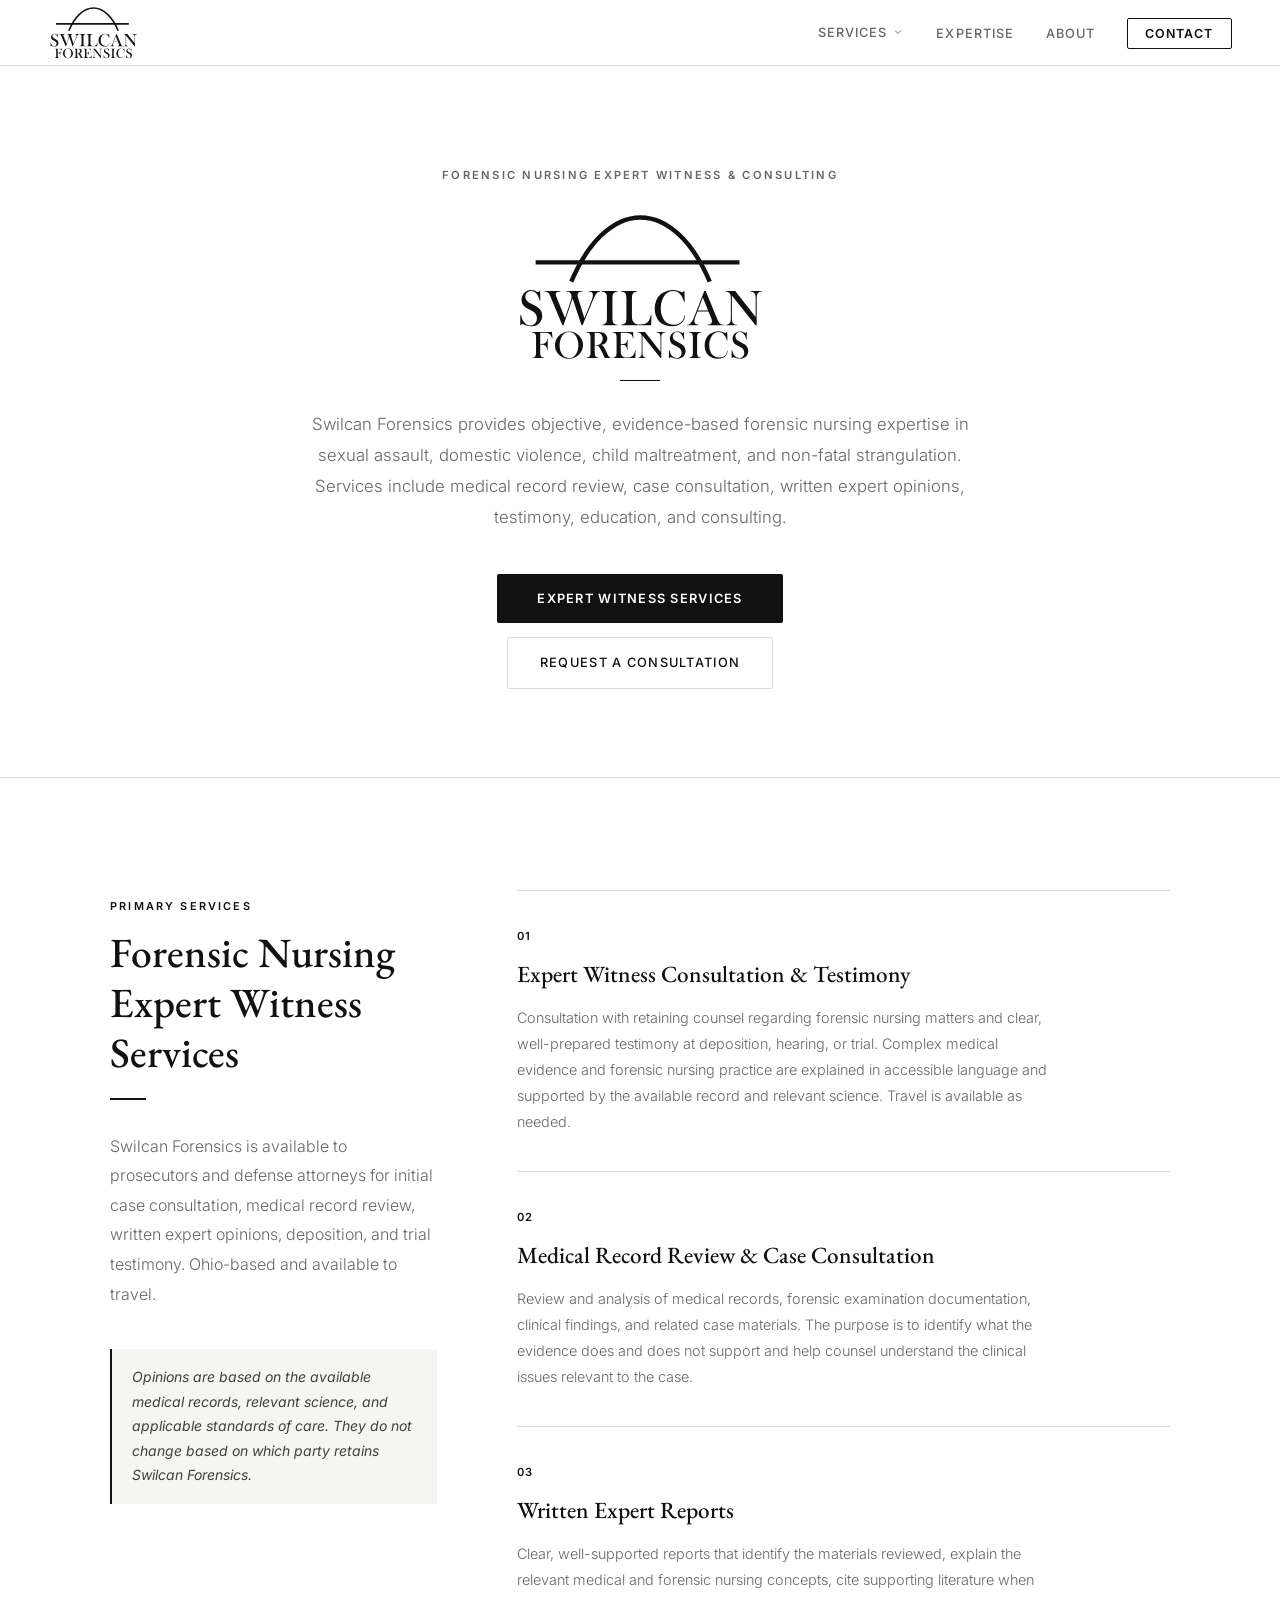
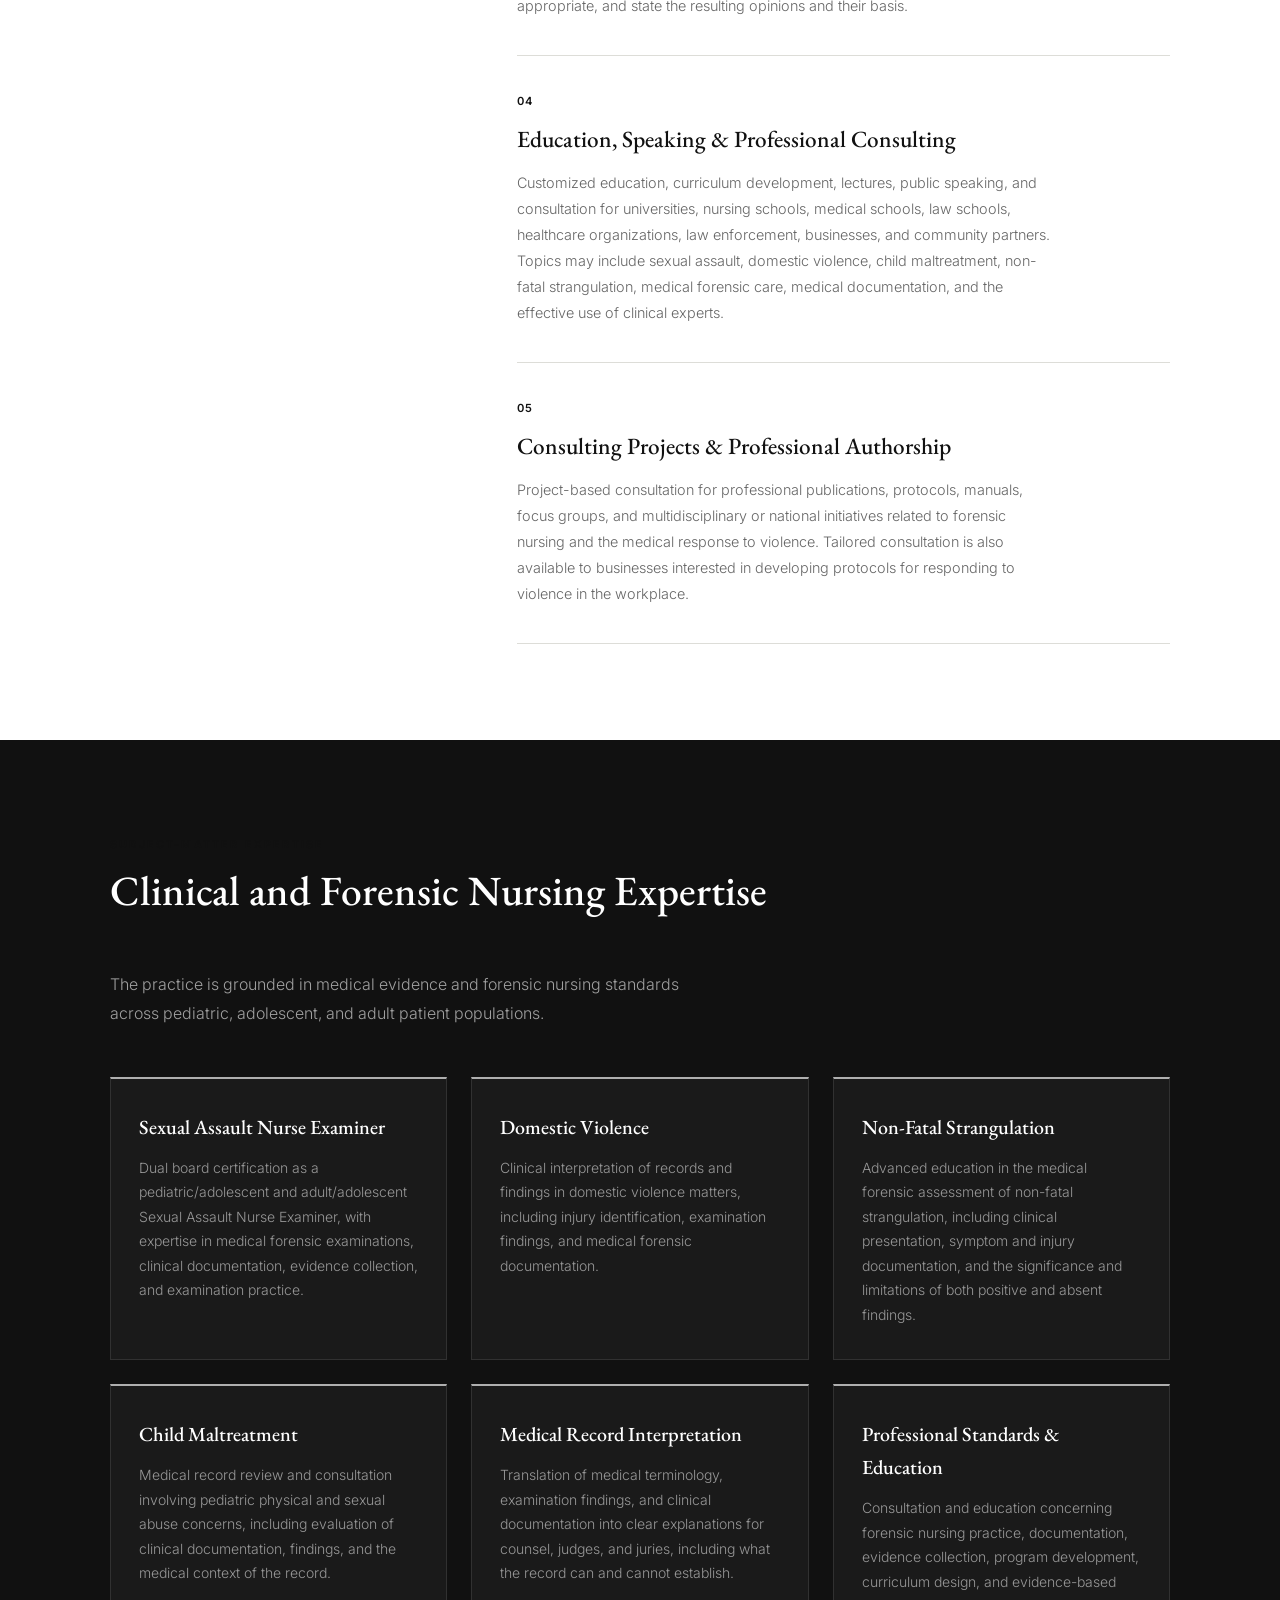
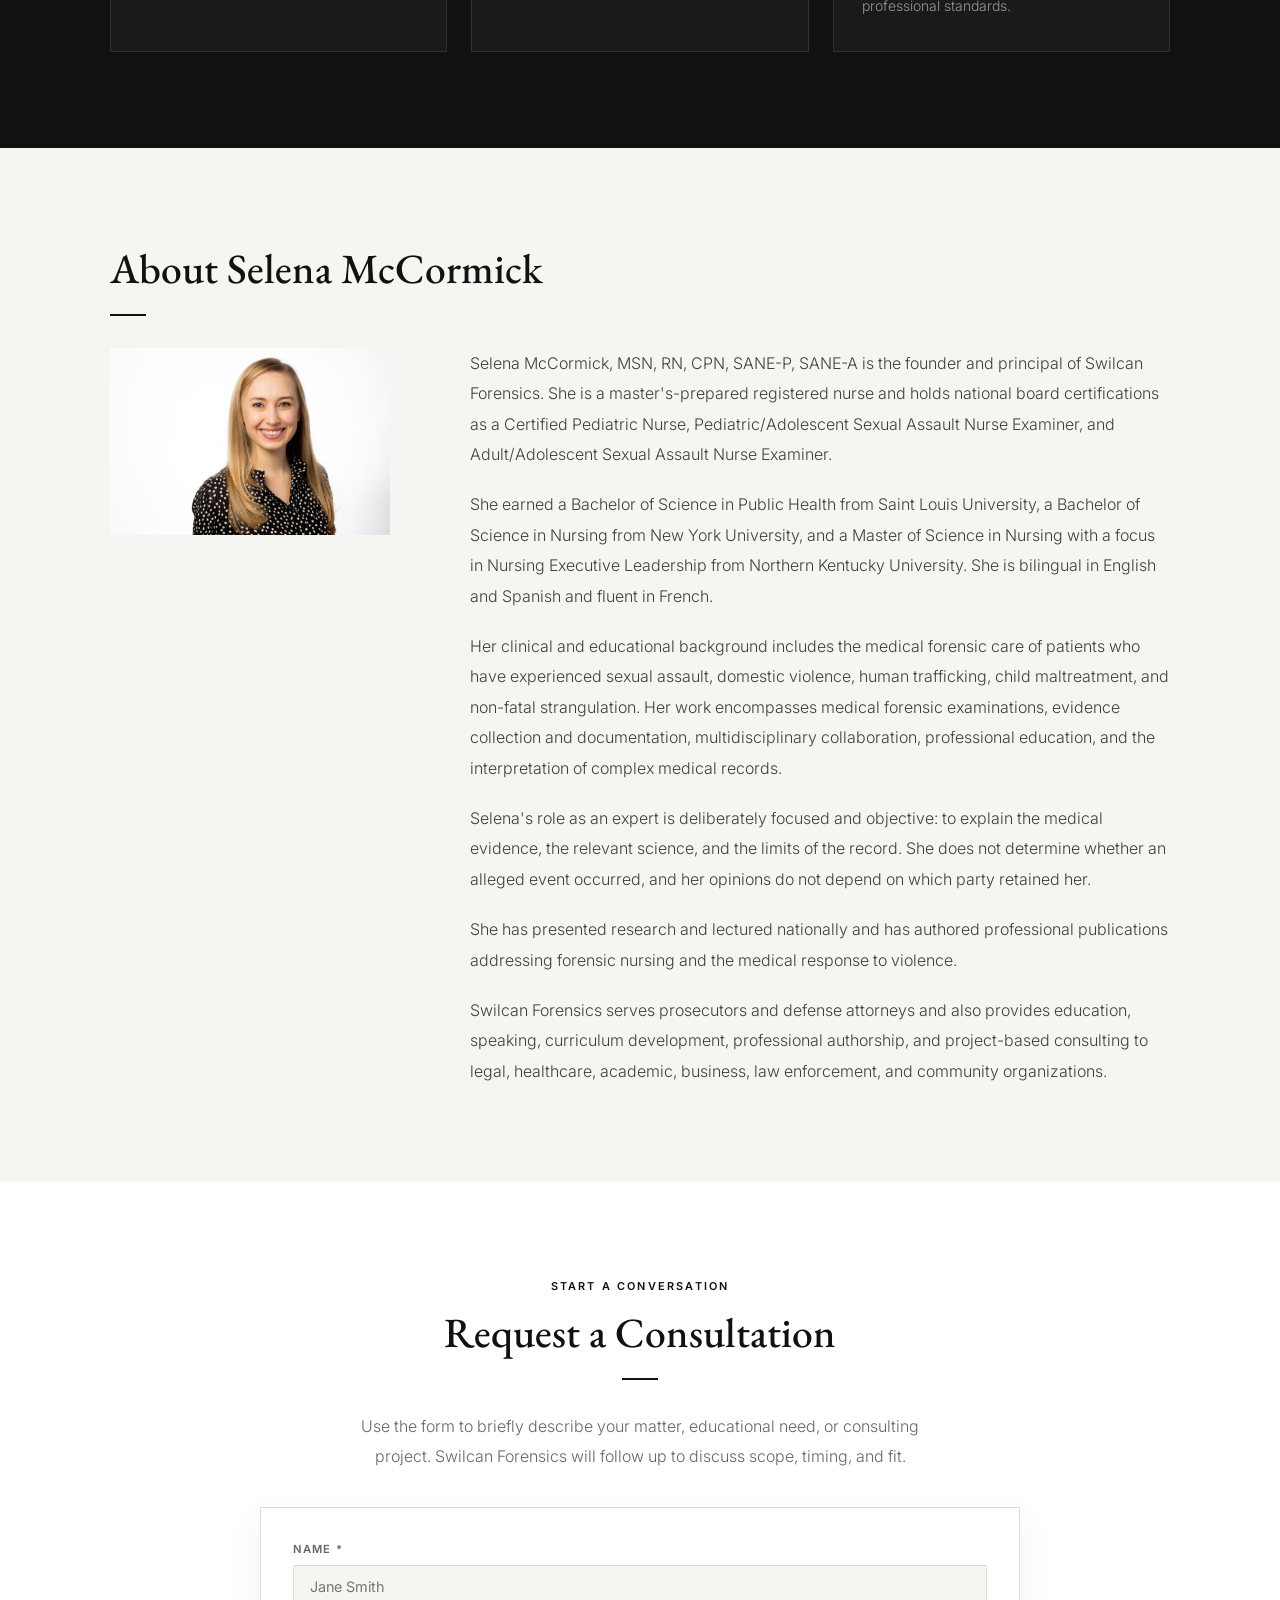
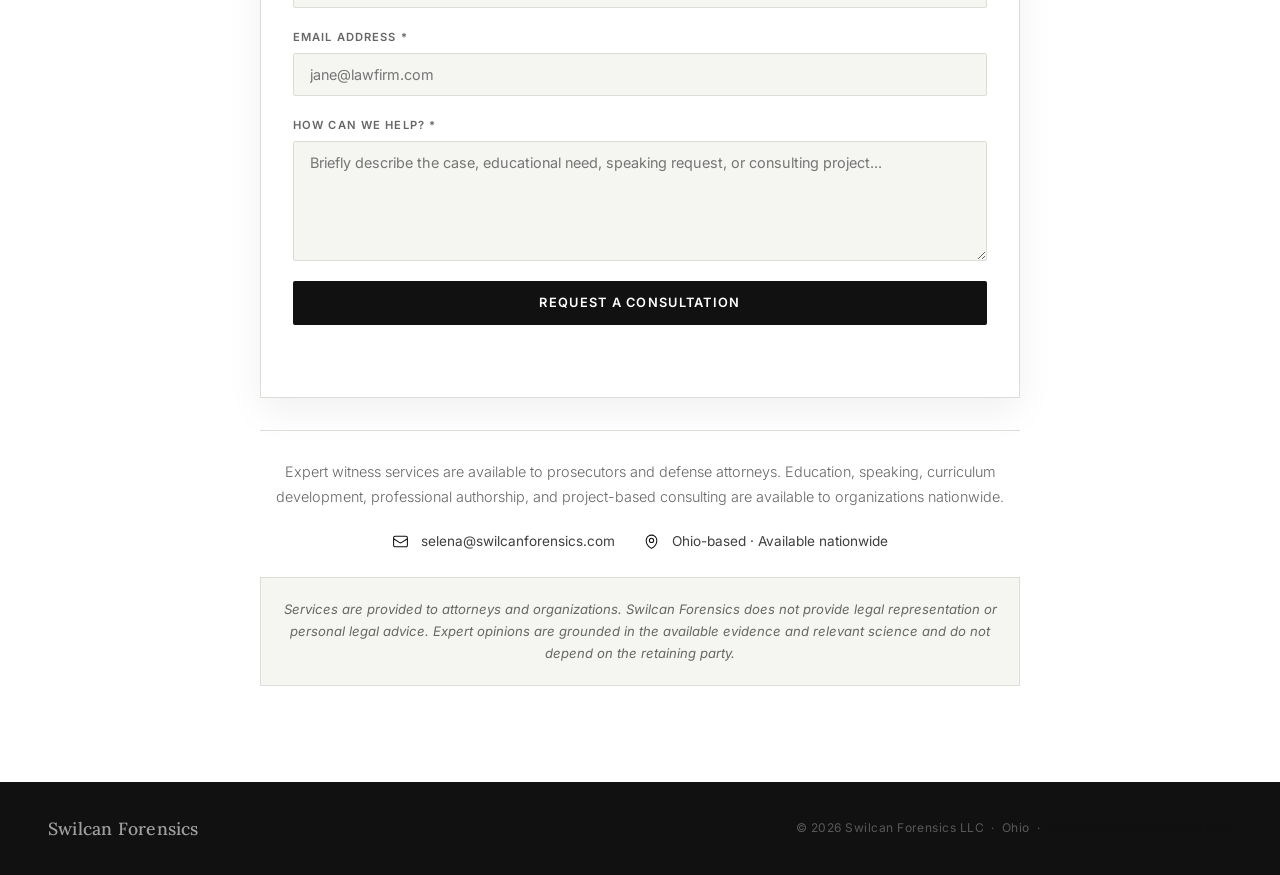
<file: index.html>
<!DOCTYPE html>
<html lang="en">
<head>
  <meta charset="UTF-8" />
  <meta name="viewport" content="width=device-width, initial-scale=1.0" />
  <title>Swilcan Forensics | Forensic Nursing Expert Witness</title>
  <meta name="description" content="Objective, evidence-based forensic nursing expertise for medical record review, case consultation, written opinions, testimony, education, and consulting." />
  <link href="https://fonts.googleapis.com/css2?family=EB+Garamond:ital,wght@0,400;0,500;0,600;1,400&family=Inter:wght@300;400;500;600&family=Lora:wght@500;600&display=swap" rel="stylesheet" />
  <style>
    *, *::before, *::after { box-sizing: border-box; margin: 0; padding: 0; }

    :root {
      --navy:      #111111;
      --slate:     #343434;
      --gold:      #111111;
      --gold-lt:   #343434;
      --ivory:     #F5F5F2;
      --text:      #111111;
      --text-mid:  #3F3F3F;
      --text-muted:#666666;
      --divider:   #DDDDD8;
    }

    html { scroll-behavior: smooth; }

    body {
      font-family: 'Inter', sans-serif;
      color: var(--text);
      background: #fff;
      line-height: 1.65;
      font-size: 16px;
    }

    /* ── NAV ─────────────────────────────────────── */
    nav {
      position: fixed; top: 0; left: 0; right: 0;
      z-index: 100;
      background: rgba(255,255,255,0.97);
      backdrop-filter: blur(8px);
      border-bottom: 1px solid var(--divider);
      height: 66px;
      display: flex; align-items: center; justify-content: space-between;
      padding: 0 3rem;
    }

    .nav-logo {
      display: flex; align-items: center; gap: 0.75rem;
      text-decoration: none;
    }

    .nav-logo-image {
      display: block;
      width: auto;
      height: 54px;
    }

    .nav-logo-mark svg { display: block; }

    .nav-logo-text {
      font-family: 'EB Garamond', serif;
      font-size: 1.25rem;
      font-weight: 500;
      color: var(--navy);
      letter-spacing: 0.04em;
      line-height: 1.2;
    }

    .nav-logo-text span {
      display: block;
      font-size: 0.65rem;
      font-family: 'Inter', sans-serif;
      font-weight: 500;
      letter-spacing: 0.16em;
      text-transform: uppercase;
      color: var(--gold);
      margin-top: 1px;
    }

    .nav-links {
      display: flex; align-items: center; gap: 2rem;
      list-style: none;
    }

    .nav-links a,
    .nav-dropdown-trigger {
      text-decoration: none;
      font-size: 0.8rem; font-weight: 500;
      letter-spacing: 0.08em;
      text-transform: uppercase;
      color: var(--text-muted);
      transition: color 0.2s;
    }

    .nav-links a:hover,
    .nav-dropdown-trigger:hover { color: var(--navy); }

    .nav-item-dropdown { position: relative; }

    .nav-dropdown-trigger {
      display: flex; align-items: center; gap: 0.35rem;
      border: 0; background: transparent;
      font-family: 'Inter', sans-serif;
      cursor: pointer; padding: 0;
    }

    .nav-dropdown-trigger svg {
      width: 12px; height: 12px;
      transition: transform 0.2s;
    }

    .nav-dropdown {
      position: absolute;
      top: calc(100% + 1rem);
      left: -1.25rem;
      min-width: 230px;
      padding: 0.55rem;
      background: #fff;
      border: 1px solid var(--divider);
      box-shadow: 0 12px 30px rgba(0,0,0,0.1);
      list-style: none;
      opacity: 0;
      visibility: hidden;
      transform: translateY(-6px);
      transition: opacity 0.2s, transform 0.2s, visibility 0.2s;
    }

    .nav-dropdown a {
      display: block;
      padding: 0.7rem 0.8rem;
      font-size: 0.72rem;
      line-height: 1.35;
    }

    .nav-dropdown a:hover { background: var(--ivory); }

    .nav-item-dropdown:hover .nav-dropdown,
    .nav-item-dropdown:focus-within .nav-dropdown,
    .nav-item-dropdown.open .nav-dropdown {
      opacity: 1;
      visibility: visible;
      transform: translateY(0);
    }

    .nav-item-dropdown.open .nav-dropdown-trigger svg {
      transform: rotate(180deg);
    }

    .nav-toggle {
      display: none;
      width: 42px; height: 42px;
      align-items: center; justify-content: center;
      border: 1px solid var(--divider);
      background: #fff;
      color: var(--navy);
      cursor: pointer;
    }

    .nav-toggle svg { width: 20px; height: 20px; }

    .nav-cta {
      font-size: 0.78rem !important;
      font-weight: 600 !important;
      color: var(--gold) !important;
      border: 1.5px solid var(--gold);
      padding: 0.45rem 1.1rem;
      border-radius: 2px;
      transition: background 0.2s, color 0.2s !important;
    }

    .nav-cta:hover {
      background: var(--gold) !important;
      color: #fff !important;
    }

    /* ── HERO ────────────────────────────────────── */
    .hero {
      min-height: auto;
      background: #fff;
      display: flex; align-items: center; justify-content: center;
      padding: 10rem 3rem 5.5rem;
      position: relative;
      overflow: hidden;
      border-bottom: 1px solid var(--divider);
    }

    .hero-texture {
      position: absolute; inset: 0;
      background-image:
        repeating-linear-gradient(
          0deg,
          transparent,
          transparent 80px,
          rgba(255,255,255,0.015) 80px,
          rgba(255,255,255,0.015) 81px
        ),
        repeating-linear-gradient(
          90deg,
          transparent,
          transparent 80px,
          rgba(255,255,255,0.015) 80px,
          rgba(255,255,255,0.015) 81px
        );
    }

    .hero-gold-line {
      position: absolute; bottom: 0; left: 0; right: 0;
      height: 3px;
      background: linear-gradient(90deg, transparent, rgba(255,255,255,0.45), transparent);
    }

    .hero-content {
      position: relative;
      max-width: 820px;
      text-align: center;
    }

    .hero-eyebrow {
      display: inline-block;
      font-size: 0.7rem; font-weight: 600;
      letter-spacing: 0.2em;
      text-transform: uppercase;
      color: var(--text-muted);
      margin-bottom: 1.75rem;
    }

    .hero-brand-logo {
      display: block;
      width: clamp(190px, 24vw, 255px);
      height: auto;
      margin: 0 auto 1rem;
    }

    .hero h1 {
      position: absolute;
      width: 1px;
      height: 1px;
      padding: 0;
      margin-bottom: 1rem;
      overflow: hidden;
      clip: rect(0, 0, 0, 0);
      white-space: nowrap;
      border: 0;
    }

    .hero-tagline {
      font-family: 'EB Garamond', serif;
      font-size: 1.3rem;
      font-style: italic;
      color: rgba(255,255,255,0.55);
      margin-bottom: 1.75rem;
    }

    .hero-divider {
      width: 40px; height: 1px;
      background: var(--navy);
      margin: 0 auto 1.75rem;
    }

    .hero p {
      font-size: 1.05rem; font-weight: 300;
      color: var(--text-muted);
      max-width: 700px; margin: 0 auto 2.5rem;
      line-height: 1.85;
    }

    .hero-cta {
      display: inline-block;
      padding: 0.9rem 2.5rem;
      background: var(--navy);
      color: #fff;
      text-decoration: none;
      font-size: 0.8rem; font-weight: 600;
      letter-spacing: 0.1em;
      text-transform: uppercase;
      border-radius: 2px;
      transition: background 0.2s, transform 0.2s;
    }

    .hero-cta:hover { background: var(--slate); transform: translateY(-2px); }

    .hero-actions {
      display: flex;
      flex-direction: column;
      align-items: center;
      justify-content: center;
      gap: 0.85rem;
    }

    .hero-cta-ghost {
      display: inline-block;
      padding: 0.9rem 2rem;
      color: var(--navy);
      text-decoration: none;
      font-size: 0.8rem; font-weight: 500;
      letter-spacing: 0.1em;
      text-transform: uppercase;
      border: 1px solid var(--divider);
      border-radius: 2px;
      transition: border-color 0.2s, color 0.2s;
    }

    .hero-cta-ghost:hover {
      border-color: var(--navy);
      color: var(--navy);
    }

    /* ── CREDENTIAL BAR ──────────────────────────── */
    .cred-bar {
      background: var(--ivory);
      border-top: 1px solid var(--divider);
      border-bottom: 1px solid var(--divider);
      padding: 1.25rem 3rem;
    }

    .cred-bar-inner {
      max-width: 1060px; margin: 0 auto;
      display: grid;
      grid-template-columns: repeat(8, minmax(0, 1fr));
      gap: 0.75rem;
    }

    .cred-item {
      display: flex; align-items: center; justify-content: center; gap: 0.55rem;
      font-size: 0.78rem; font-weight: 500;
      color: var(--slate);
      letter-spacing: 0.025em;
      line-height: 1.45;
      text-align: center;
      min-height: 54px;
      padding: 0.7rem 0.85rem;
      background: #fff;
      border: 1px solid var(--divider);
      grid-column: span 2;
    }

    .cred-item:nth-child(5) { grid-column: 2 / span 2; }

    .cred-dot {
      width: 5px; height: 5px;
      border-radius: 50%;
      background: var(--gold);
      flex-shrink: 0;
    }

    .cred-sep {
      display: none;
    }

    /* ── SECTIONS ────────────────────────────────── */
    section { padding: 6rem 3rem; }

    .container { max-width: 1060px; margin: 0 auto; }

    .section-label {
      font-size: 0.68rem; font-weight: 600;
      letter-spacing: 0.2em; text-transform: uppercase;
      color: var(--gold); margin-bottom: 0.75rem;
    }

    .section-title {
      font-family: 'EB Garamond', serif;
      font-size: clamp(1.9rem, 3.5vw, 2.6rem);
      font-weight: 500; color: var(--navy);
      line-height: 1.2; margin-bottom: 1rem;
    }

    .section-body {
      font-size: 1rem; color: var(--text-muted);
      max-width: 600px; line-height: 1.85; font-weight: 300;
    }

    .rule {
      width: 36px; height: 2px;
      background: var(--gold);
      margin: 1.25rem 0 2rem;
    }

    /* ── SERVICES ────────────────────────────────── */
    #expert-witness { background: #fff; }

    section,
    .service-item { scroll-margin-top: 86px; }

    .services-layout {
      display: grid;
      grid-template-columns: 1fr 2fr;
      gap: 5rem;
      align-items: start;
      margin-top: 1rem;
    }

    .services-intro { padding-top: 0.5rem; }

    .services-intro .independence-block {
      margin-top: 2.5rem;
      border-left: 2px solid var(--gold);
      padding: 1rem 1.25rem;
      background: var(--ivory);
    }

    .services-intro .independence-block p {
      font-size: 0.875rem;
      font-style: italic;
      color: var(--text-mid);
      line-height: 1.75;
    }

    .service-list { display: flex; flex-direction: column; gap: 0; }

    .service-item {
      border-top: 1px solid var(--divider);
      padding: 2.25rem 0;
    }

    .service-item:last-child { border-bottom: 1px solid var(--divider); }

    .service-num {
      font-size: 0.7rem; font-weight: 600;
      letter-spacing: 0.12em;
      color: var(--gold);
      margin-bottom: 0.6rem;
    }

    .service-item h3 {
      font-family: 'EB Garamond', serif;
      font-size: 1.45rem; font-weight: 500;
      color: var(--navy);
      margin-bottom: 0.75rem;
    }

    .service-item p {
      font-size: 0.9rem;
      color: var(--text-muted);
      line-height: 1.8; font-weight: 300;
      max-width: 540px;
    }

    /* ── EXPERTISE ───────────────────────────────── */
    #expertise { background: var(--navy); }

    #expertise .section-title { color: #fff; }
    #expertise .section-body { color: rgba(255,255,255,0.6); }

    .expertise-grid {
      display: grid;
      grid-template-columns: repeat(3, 1fr);
      gap: 1.5rem;
      margin-top: 3rem;
    }

    .expertise-card {
      background: rgba(255,255,255,0.04);
      border: 1px solid rgba(255,255,255,0.1);
      border-top: 2px solid rgba(255,255,255,0.65);
      padding: 2rem 1.75rem;
    }

    .expertise-card h3 {
      font-family: 'EB Garamond', serif;
      font-size: 1.25rem; font-weight: 500;
      color: #fff; margin-bottom: 0.75rem;
    }

    .expertise-card p {
      font-size: 0.875rem;
      color: rgba(255,255,255,0.55);
      line-height: 1.75; font-weight: 300;
    }

    /* ── ABOUT ───────────────────────────────────── */
    #about { background: var(--ivory); }

    .about-grid {
      display: grid;
      grid-template-columns: 280px 1fr;
      gap: 5rem;
      align-items: start;
    }

    .about-sidebar {}

    .photo-frame {
      width: 100%;
      margin-bottom: 1.5rem;
      overflow: hidden;
    }

    .photo-frame img {
      width: 100%;
      display: block;
      object-fit: cover;
    }

    .about-body p {
      font-size: 1rem; color: var(--text-mid);
      line-height: 1.9; font-weight: 300;
      margin-bottom: 1.25rem;
    }

    .about-body p:last-child { margin-bottom: 0; }

    /* ── CONTACT ─────────────────────────────────── */
    #contact { background: #fff; }

    .contact-container { max-width: 760px; }

    .contact-header {
      text-align: center;
      margin-bottom: 2.25rem;
    }

    .contact-header .section-body { margin: 0 auto; }
    .contact-header .rule { margin-left: auto; margin-right: auto; }

    .contact-after {
      margin-top: 2rem;
      padding-top: 1.75rem;
      border-top: 1px solid var(--divider);
    }

    .contact-after > p {
      font-size: 0.9rem; color: var(--text-muted);
      line-height: 1.8; font-weight: 300;
      text-align: center;
      margin-bottom: 1.25rem;
    }

    .contact-details {
      display: flex;
      justify-content: center;
      align-items: center;
      gap: 1.75rem;
      flex-wrap: wrap;
    }

    .contact-detail {
      display: flex; align-items: center; gap: 0.75rem;
      font-size: 0.85rem; color: var(--text-mid);
    }

    .contact-detail svg { color: var(--gold); flex-shrink: 0; }

    .contact-note {
      margin: 1.5rem auto 0;
      padding: 1.25rem;
      border: 1px solid var(--divider);
      background: var(--ivory);
      font-size: 0.82rem;
      color: var(--text-muted);
      line-height: 1.7;
      font-style: italic;
      text-align: center;
    }

    /* FORM */
    .contact-form {
      display: flex; flex-direction: column; gap: 1.25rem;
      padding: 2rem;
      background: #fff;
      border: 1px solid var(--divider);
      box-shadow: 0 14px 36px rgba(0,0,0,0.06);
    }

    .form-row { display: grid; grid-template-columns: 1fr 1fr; gap: 1.25rem; }

    .form-group { display: flex; flex-direction: column; gap: 0.4rem; }

    .form-group label {
      font-size: 0.7rem; font-weight: 600;
      letter-spacing: 0.1em; text-transform: uppercase;
      color: var(--text-muted);
    }

    .form-group input,
    .form-group select,
    .form-group textarea {
      background: var(--ivory);
      border: 1px solid var(--divider);
      border-radius: 2px;
      padding: 0.75rem 1rem;
      color: var(--text);
      font-family: 'Inter', sans-serif;
      font-size: 0.9rem;
      transition: border-color 0.2s;
      outline: none;
    }

    .form-group input:focus,
    .form-group select:focus,
    .form-group textarea:focus {
      border-color: var(--gold);
      background: #fff;
    }

    .form-group textarea { resize: vertical; min-height: 120px; }

    .btn-submit {
      background: var(--navy);
      color: #fff;
      border: none;
      padding: 0.9rem 2rem;
      font-family: 'Inter', sans-serif;
      font-size: 0.8rem; font-weight: 600;
      letter-spacing: 0.1em; text-transform: uppercase;
      border-radius: 2px;
      cursor: pointer;
      transition: background 0.2s;
      width: 100%;
    }

    .btn-submit:hover { background: var(--slate); }

    .form-status {
      min-height: 1.25rem;
      font-size: 0.82rem;
      color: var(--text-mid);
      text-align: center;
    }

    /* ── FOOTER ──────────────────────────────────── */
    footer {
      background: var(--navy);
      padding: 2rem 3rem;
      display: flex;
      align-items: center;
      justify-content: space-between;
      flex-wrap: wrap;
      gap: 1rem;
    }

    .footer-logo {
      font-family: 'Lora', serif;
      font-size: 1.1rem; font-weight: 500;
      color: rgba(255,255,255,0.6);
      letter-spacing: 0.012em;
    }

    footer p {
      font-size: 0.75rem;
      color: rgba(255,255,255,0.3);
      letter-spacing: 0.04em;
    }

    footer a { color: var(--gold); text-decoration: none; }

    /* ── RESPONSIVE ──────────────────────────────── */
    @media (max-width: 900px) {
      nav { padding: 0 1.5rem; }
      section { padding: 3.5rem 1.5rem; }
      .services-layout, .about-grid { grid-template-columns: 1fr; gap: 2rem; }
      .expertise-grid { grid-template-columns: 1fr; gap: 1rem; margin-top: 2rem; }
      .form-row { grid-template-columns: 1fr; }
      .nav-toggle { display: flex; }
      .nav-links {
        display: none;
        position: absolute;
        top: 66px; left: 0; right: 0;
        padding: 1rem 1.5rem 1.5rem;
        background: #fff;
        border-bottom: 1px solid var(--divider);
        box-shadow: 0 12px 26px rgba(0,0,0,0.08);
        flex-direction: column;
        align-items: stretch;
        gap: 0;
      }
      .nav-links.open { display: flex; }
      .nav-links > li { border-bottom: 1px solid var(--divider); }
      .nav-links > li:last-child { border-bottom: 0; padding-top: 0.75rem; }
      .nav-links > li > a,
      .nav-dropdown-trigger {
        display: flex;
        width: 100%;
        padding: 0.9rem 0;
        justify-content: space-between;
      }
      .nav-dropdown {
        position: static;
        min-width: 0;
        display: none;
        padding: 0 0 0.65rem 0.75rem;
        border: 0;
        box-shadow: none;
        opacity: 1;
        visibility: visible;
        transform: none;
      }
      .nav-item-dropdown:hover .nav-dropdown,
      .nav-item-dropdown:focus-within .nav-dropdown { display: none; }
      .nav-item-dropdown.open .nav-dropdown { display: block; }
      .nav-cta { justify-content: center !important; }
      .contact-form { padding: 1.5rem; }
    }

    @media (max-width: 520px) {
      section { padding: 3rem 1.25rem; }
      .hero { padding: 7.5rem 1.25rem 3.5rem; }
      .services-layout { margin-top: 0; }
      .services-intro .independence-block { margin-top: 1.5rem; }
      .service-item { padding: 1.75rem 0; }
      .expertise-card { padding: 1.5rem 1.25rem; }
      .about-body p { line-height: 1.75; margin-bottom: 1rem; }
      .contact-header { margin-bottom: 1.5rem; }
      .contact-after { margin-top: 1.5rem; padding-top: 1.5rem; }
      .contact-details { align-items: flex-start; flex-direction: column; gap: 0.85rem; }
      .contact-form { padding: 1.25rem; }
    }
  </style>
</head>
<body>

<!-- NAV -->
<nav>
  <a href="#" class="nav-logo" aria-label="Swilcan Forensics home">
    <img class="nav-logo-image" src="swilcan-logo.svg" alt="Swilcan Forensics" />
  </a>
  <button class="nav-toggle" type="button" aria-label="Open navigation" aria-expanded="false">
    <svg viewBox="0 0 24 24" fill="none" stroke="currentColor" stroke-width="1.75" aria-hidden="true">
      <path d="M4 7h16M4 12h16M4 17h16" />
    </svg>
  </button>
  <ul class="nav-links" id="primary-navigation">
    <li class="nav-item-dropdown">
      <button class="nav-dropdown-trigger" type="button" aria-expanded="false">
        Services
        <svg viewBox="0 0 20 20" fill="none" stroke="currentColor" stroke-width="1.5" aria-hidden="true">
          <path d="m5 7.5 5 5 5-5" />
        </svg>
      </button>
      <ul class="nav-dropdown">
        <li><a href="#expert-witness">Expert Witness</a></li>
        <li><a href="#consultation">Consultation</a></li>
        <li><a href="#education">Education &amp; Speaking</a></li>
        <li><a href="#consulting-projects">Consulting Projects</a></li>
      </ul>
    </li>
    <li><a href="#expertise">Expertise</a></li>
    <li><a href="#about">About</a></li>
    <li><a href="#contact" class="nav-cta">Contact</a></li>
  </ul>
</nav>

<!-- HERO -->
<section class="hero">
  <div class="hero-content">
    <span class="hero-eyebrow">Forensic Nursing Expert Witness &amp; Consulting</span>
    <h1>Swilcan Forensics</h1>
    <img class="hero-brand-logo" src="swilcan-logo.svg" alt="" aria-hidden="true" />
    <div class="hero-divider"></div>
    <p>Swilcan Forensics provides objective, evidence-based forensic nursing expertise in sexual assault, domestic violence, child maltreatment, and non-fatal strangulation. Services include medical record review, case consultation, written expert opinions, testimony, education, and consulting.</p>
    <div class="hero-actions">
      <a href="#expert-witness" class="hero-cta">Expert Witness Services</a>
      <a href="#contact" class="hero-cta-ghost">Request a Consultation</a>
    </div>
  </div>
</section>

<!-- SERVICES -->
<section id="expert-witness">
  <div class="container">
    <div class="services-layout">
      <div class="services-intro">
        <p class="section-label">Primary Services</p>
        <h2 class="section-title">Forensic Nursing Expert Witness Services</h2>
        <div class="rule"></div>
        <p class="section-body">Swilcan Forensics is available to prosecutors and defense attorneys for initial case consultation, medical record review, written expert opinions, deposition, and trial testimony. Ohio-based and available to travel.</p>
        <div class="independence-block">
          <p>Opinions are based on the available medical records, relevant science, and applicable standards of care. They do not change based on which party retains Swilcan Forensics.</p>
        </div>
      </div>
      <div class="service-list">
        <div class="service-item">
          <div class="service-num">01</div>
          <h3>Expert Witness Consultation &amp; Testimony</h3>
          <p>Consultation with retaining counsel regarding forensic nursing matters and clear, well-prepared testimony at deposition, hearing, or trial. Complex medical evidence and forensic nursing practice are explained in accessible language and supported by the available record and relevant science. Travel is available as needed.</p>
        </div>
        <div class="service-item" id="consultation">
          <div class="service-num">02</div>
          <h3>Medical Record Review &amp; Case Consultation</h3>
          <p>Review and analysis of medical records, forensic examination documentation, clinical findings, and related case materials. The purpose is to identify what the evidence does and does not support and help counsel understand the clinical issues relevant to the case.</p>
        </div>
        <div class="service-item">
          <div class="service-num">03</div>
          <h3>Written Expert Reports</h3>
          <p>Clear, well-supported reports that identify the materials reviewed, explain the relevant medical and forensic nursing concepts, cite supporting literature when appropriate, and state the resulting opinions and their basis.</p>
        </div>
        <div class="service-item" id="education">
          <div class="service-num">04</div>
          <h3>Education, Speaking &amp; Professional Consulting</h3>
          <p>Customized education, curriculum development, lectures, public speaking, and consultation for universities, nursing schools, medical schools, law schools, healthcare organizations, law enforcement, businesses, and community partners. Topics may include sexual assault, domestic violence, child maltreatment, non-fatal strangulation, medical forensic care, medical documentation, and the effective use of clinical experts.</p>
        </div>
        <div class="service-item" id="consulting-projects">
          <div class="service-num">05</div>
          <h3>Consulting Projects &amp; Professional Authorship</h3>
          <p>Project-based consultation for professional publications, protocols, manuals, focus groups, and multidisciplinary or national initiatives related to forensic nursing and the medical response to violence. Tailored consultation is also available to businesses interested in developing protocols for responding to violence in the workplace.</p>
        </div>
      </div>
    </div>
  </div>
</section>

<!-- EXPERTISE -->
<section id="expertise">
  <div class="container">
    <p class="section-label">Subject-Matter Expertise</p>
    <h2 class="section-title">Clinical and Forensic Nursing Expertise</h2>
    <div class="rule"></div>
    <p class="section-body">The practice is grounded in medical evidence and forensic nursing standards across pediatric, adolescent, and adult patient populations.</p>
    <div class="expertise-grid">
      <div class="expertise-card">
        <h3>Sexual Assault Nurse Examiner</h3>
        <p>Dual board certification as a pediatric/adolescent and adult/adolescent Sexual Assault Nurse Examiner, with expertise in medical forensic examinations, clinical documentation, evidence collection, and examination practice.</p>
      </div>
      <div class="expertise-card">
        <h3>Domestic Violence</h3>
        <p>Clinical interpretation of records and findings in domestic violence matters, including injury identification, examination findings, and medical forensic documentation.</p>
      </div>
      <div class="expertise-card">
        <h3>Non-Fatal Strangulation</h3>
        <p>Advanced education in the medical forensic assessment of non-fatal strangulation, including clinical presentation, symptom and injury documentation, and the significance and limitations of both positive and absent findings.</p>
      </div>
      <div class="expertise-card">
        <h3>Child Maltreatment</h3>
        <p>Medical record review and consultation involving pediatric physical and sexual abuse concerns, including evaluation of clinical documentation, findings, and the medical context of the record.</p>
      </div>
      <div class="expertise-card">
        <h3>Medical Record Interpretation</h3>
        <p>Translation of medical terminology, examination findings, and clinical documentation into clear explanations for counsel, judges, and juries, including what the record can and cannot establish.</p>
      </div>
      <div class="expertise-card">
        <h3>Professional Standards &amp; Education</h3>
        <p>Consultation and education concerning forensic nursing practice, documentation, evidence collection, program development, curriculum design, and evidence-based professional standards.</p>
      </div>
    </div>
  </div>
</section>

<!-- ABOUT -->
<section id="about">
  <div class="container">
    <h2 class="section-title">About Selena McCormick</h2>
    <div class="rule"></div>
    <div class="about-grid">
      <div class="about-sidebar">
        <div class="photo-frame">
          <img src="selena-headshot.png" alt="Selena McCormick, MSN, RN, CPN, SANE-P, SANE-A" />
        </div>
      </div>
      <div class="about-body">
        <p>Selena McCormick, MSN, RN, CPN, SANE-P, SANE-A is the founder and principal of Swilcan Forensics. She is a master's-prepared registered nurse and holds national board certifications as a Certified Pediatric Nurse, Pediatric/Adolescent Sexual Assault Nurse Examiner, and Adult/Adolescent Sexual Assault Nurse Examiner.</p>
        <p>She earned a Bachelor of Science in Public Health from Saint Louis University, a Bachelor of Science in Nursing from New York University, and a Master of Science in Nursing with a focus in Nursing Executive Leadership from Northern Kentucky University. She is bilingual in English and Spanish and fluent in French.</p>
        <p>Her clinical and educational background includes the medical forensic care of patients who have experienced sexual assault, domestic violence, human trafficking, child maltreatment, and non-fatal strangulation. Her work encompasses medical forensic examinations, evidence collection and documentation, multidisciplinary collaboration, professional education, and the interpretation of complex medical records.</p>
        <p>Selena's role as an expert is deliberately focused and objective: to explain the medical evidence, the relevant science, and the limits of the record. She does not determine whether an alleged event occurred, and her opinions do not depend on which party retained her.</p>
        <p>She has presented research and lectured nationally and has authored professional publications addressing forensic nursing and the medical response to violence.</p>
        <p>Swilcan Forensics serves prosecutors and defense attorneys and also provides education, speaking, curriculum development, professional authorship, and project-based consulting to legal, healthcare, academic, business, law enforcement, and community organizations.</p>
      </div>
    </div>
  </div>
</section>

<!-- CONTACT -->
<section id="contact">
  <div class="container contact-container">
    <div class="contact-header">
      <p class="section-label">Start a Conversation</p>
      <h2 class="section-title">Request a Consultation</h2>
      <div class="rule"></div>
      <p class="section-body">Use the form to briefly describe your matter, educational need, or consulting project. Swilcan Forensics will follow up to discuss scope, timing, and fit.</p>
    </div>
    <form class="contact-form" name="consultation" method="POST" action="https://wmccormick0812.app.n8n.cloud/webhook/swilcan-forensics-inquiry" onsubmit="handleSubmit(event)">
      <p hidden>
        <label>Do not fill this out: <input name="bot-field" /></label>
      </p>
      <div class="form-group">
        <label for="name">Name *</label>
        <input type="text" id="name" name="name" placeholder="Jane Smith" required />
      </div>
      <div class="form-group">
        <label for="email">Email Address *</label>
        <input type="email" id="email" name="email" placeholder="jane@lawfirm.com" required />
      </div>
      <div class="form-group">
        <label for="matter">How can we help? *</label>
        <textarea id="matter" name="matter" placeholder="Briefly describe the case, educational need, speaking request, or consulting project..." required></textarea>
      </div>
      <button type="submit" class="btn-submit">Request a Consultation</button>
      <p class="form-status" role="status" aria-live="polite"></p>
    </form>
    <div class="contact-after">
      <p>Expert witness services are available to prosecutors and defense attorneys. Education, speaking, curriculum development, professional authorship, and project-based consulting are available to organizations nationwide.</p>
      <div class="contact-details">
        <div class="contact-detail">
          <svg width="17" height="17" fill="none" viewBox="0 0 24 24" stroke="currentColor" stroke-width="1.5">
            <path stroke-linecap="round" stroke-linejoin="round" d="M21.75 6.75v10.5a2.25 2.25 0 01-2.25 2.25h-15a2.25 2.25 0 01-2.25-2.25V6.75m19.5 0A2.25 2.25 0 0019.5 4.5h-15a2.25 2.25 0 00-2.25 2.25m19.5 0v.243a2.25 2.25 0 01-1.07 1.916l-7.5 4.615a2.25 2.25 0 01-2.36 0L3.32 8.91a2.25 2.25 0 01-1.07-1.916V6.75" />
          </svg>
          selena@swilcanforensics.com
        </div>
        <div class="contact-detail">
          <svg width="17" height="17" fill="none" viewBox="0 0 24 24" stroke="currentColor" stroke-width="1.5">
            <path stroke-linecap="round" stroke-linejoin="round" d="M15 10.5a3 3 0 11-6 0 3 3 0 016 0z" />
            <path stroke-linecap="round" stroke-linejoin="round" d="M19.5 10.5c0 7.142-7.5 11.25-7.5 11.25S4.5 17.642 4.5 10.5a7.5 7.5 0 1115 0z" />
          </svg>
          Ohio-based &middot; Available nationwide
        </div>
      </div>
      <div class="contact-note">
        Services are provided to attorneys and organizations. Swilcan Forensics does not provide legal representation or personal legal advice. Expert opinions are grounded in the available evidence and relevant science and do not depend on the retaining party.
      </div>
    </div>
  </div>
</section>

<!-- FOOTER -->
<footer>
  <div class="footer-logo">Swilcan Forensics</div>
  <p>&copy; 2026 Swilcan Forensics LLC &nbsp;&middot;&nbsp; Ohio &nbsp;&middot;&nbsp; <a href="mailto:selena@swilcanforensics.com">selena@swilcanforensics.com</a></p>
</footer>

<script>
  const navToggle = document.querySelector('.nav-toggle');
  const navLinks = document.querySelector('.nav-links');
  const serviceMenu = document.querySelector('.nav-item-dropdown');
  const serviceTrigger = document.querySelector('.nav-dropdown-trigger');

  function closeNavigation() {
    navLinks.classList.remove('open');
    serviceMenu.classList.remove('open');
    navToggle.setAttribute('aria-expanded', 'false');
    serviceTrigger.setAttribute('aria-expanded', 'false');
  }

  navToggle.addEventListener('click', () => {
    const isOpen = navLinks.classList.toggle('open');
    navToggle.setAttribute('aria-expanded', String(isOpen));
  });

  serviceTrigger.addEventListener('click', () => {
    const isOpen = serviceMenu.classList.toggle('open');
    serviceTrigger.setAttribute('aria-expanded', String(isOpen));
  });

  document.querySelectorAll('.nav-links a').forEach((link) => {
    link.addEventListener('click', (event) => {
      const targetSelector = link.getAttribute('href');
      const target = targetSelector?.startsWith('#')
        ? document.querySelector(targetSelector)
        : null;
      if (!target) return;

      event.preventDefault();
      closeNavigation();
      window.history.pushState(null, '', targetSelector);
      requestAnimationFrame(() => {
        target.scrollIntoView({ behavior: 'smooth', block: 'start' });
      });
    });
  });

  document.addEventListener('keydown', (event) => {
    if (event.key === 'Escape') {
      closeNavigation();
    }
  });

  async function handleSubmit(e) {
    e.preventDefault();
    const form = e.target;
    const btn = form.querySelector('.btn-submit');
    const status = form.querySelector('.form-status');
    btn.textContent = 'Sending...';
    btn.disabled = true;

    try {
      const response = await fetch(form.action, {
        method: 'POST',
        headers: { 'Content-Type': 'application/x-www-form-urlencoded' },
        body: new URLSearchParams(new FormData(form)).toString(),
      });
      if (!response.ok) throw new Error('Submission failed');
      const result = await response.json();
      if (!result.ok) throw new Error('Submission failed');
      form.reset();
      btn.textContent = 'Inquiry Received';
      btn.style.background = '#3D4F5F';
      status.textContent = 'Thank you. Swilcan Forensics will follow up shortly.';
    } catch (error) {
      btn.textContent = 'Request a Consultation';
      status.textContent = 'The form could not be submitted. Please email selena@swilcanforensics.com.';
      btn.disabled = false;
    }
  }
</script>

</body>
</html>
</file>
